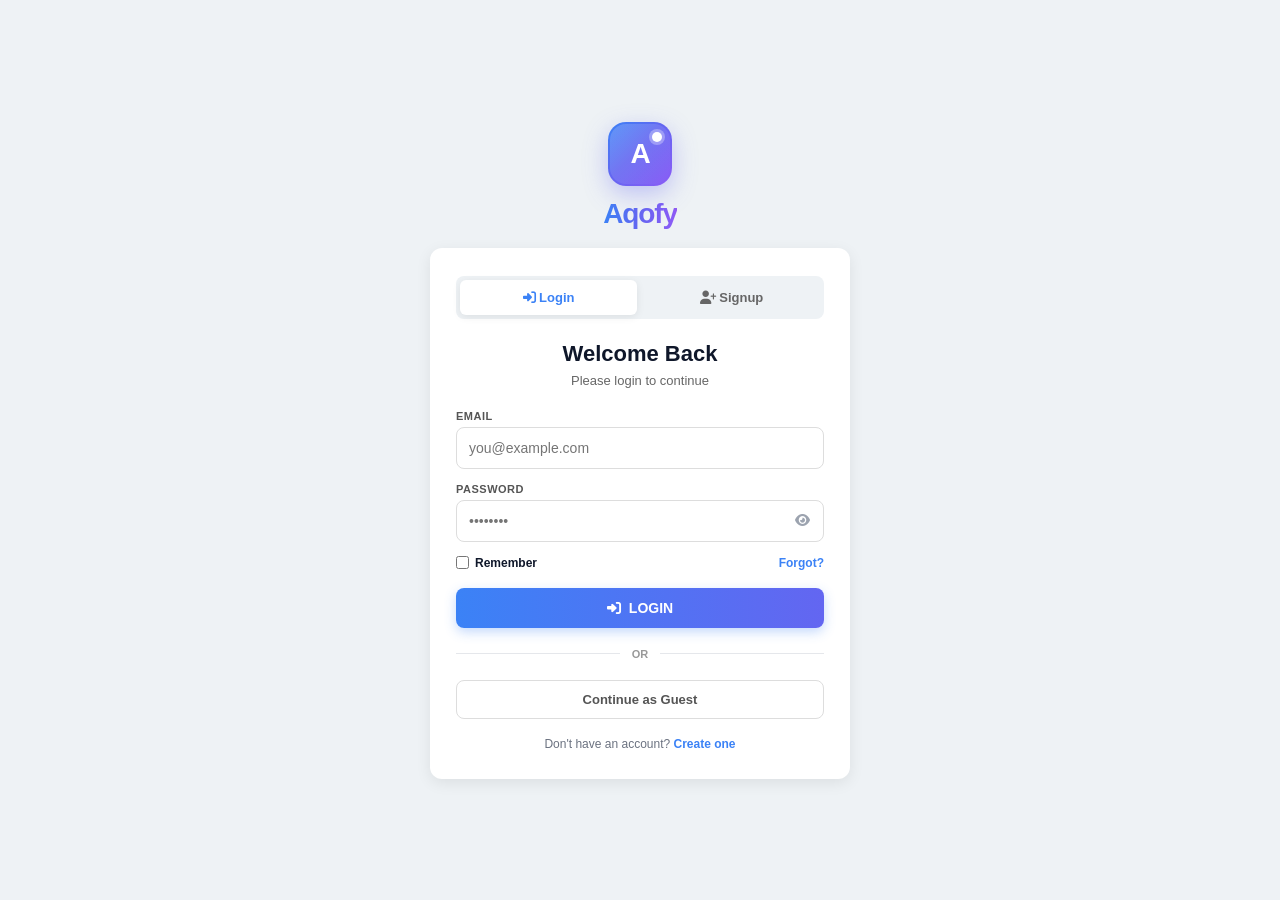
<file: index.html>
<!DOCTYPE html>
<html lang="en">
<head>
<meta charset="UTF-8">
<meta name="viewport" content="width=device-width, initial-scale=1.0, maximum-scale=1.0, user-scalable=no, viewport-fit=cover">
<title>Aqofy - Unified App</title>
<link rel="stylesheet" href="https://cdnjs.cloudflare.com/ajax/libs/font-awesome/6.4.0/css/all.min.css">
<link rel="stylesheet" href="style.css">
</head>
<body>

<!-- ===== AUTH PAGE ===== -->
<section id="page-auth" class="page active">
  <div class="auth-wrapper">
    <div class="brand-top">
      <div class="logo-wrap">
        <div class="aqofy-logo"><span class="logo-letter">A</span><span class="logo-dot"></span></div>
        <div class="flowing-logo">Aqofy</div>
      </div>
    </div>
    <div class="auth-card">
      <div class="tabs">
        <button id="loginTabBtn" class="tab-btn active" onclick="switchMode('login')"><i class="fa-solid fa-right-to-bracket"></i> Login</button>
        <button id="signupTabBtn" class="tab-btn" onclick="switchMode('signup')"><i class="fa-solid fa-user-plus"></i> Signup</button>
      </div>
      <h2 id="title" class="auth-title">Welcome Back</h2>
      <p id="subtitle" class="auth-sub">Please login to continue</p>
      <form id="authForm" onsubmit="handleAuth(event)">
        <div id="nameGroup" class="input-group hidden">
          <label>FULL NAME</label>
          <input id="fullName" type="text" placeholder="John Doe">
        </div>
        <div class="input-group">
          <label>EMAIL</label>
          <input id="email" type="email" placeholder="you@example.com" required>
        </div>
        <div class="input-group">
          <label>PASSWORD</label>
          <div class="pass-wrap">
            <input id="password" type="password" placeholder="••••••••" required>
            <button type="button" class="eye-btn" onclick="toggleEye('password','eye1')" id="eye1" aria-label="Show password"><i class="fa-solid fa-eye"></i></button>
          </div>
        </div>
        <div id="confirmGroup" class="input-group hidden">
          <label>CONFIRM PASSWORD</label>
          <div class="pass-wrap">
            <input id="confirmPassword" type="password" placeholder="••••••••">
            <button type="button" class="eye-btn" onclick="toggleEye('confirmPassword','eye2')" id="eye2" aria-label="Show password"><i class="fa-solid fa-eye"></i></button>
          </div>
        </div>
        <div id="loginOptions" class="row">
          <label class="checkbox"><input type="checkbox"> Remember</label>
          <span class="link" onclick="openForgot()">Forgot?</span>
        </div>
        <button id="submitBtn" class="auth-btn" type="submit"><i class="fa-solid fa-right-to-bracket"></i> LOGIN</button>
        <div class="divider"><span></span> OR <span></span></div>
        <button type="button" class="guest-btn" onclick="guestLogin()">Continue as Guest</button>
        <div id="errorBox" class="error-msg"></div>
        <div id="successBox" class="success-msg"></div>
      </form>
      <div id="switchText" class="footer-text">Don't have an account? <a onclick="switchMode('signup')">Create one</a></div>
    </div>
  </div>
  <!-- Forgot Modal -->
  <div id="forgotModal" class="modal-overlay">
    <div class="modal-card">
      <div class="modal-header"><h3>Reset Password</h3><button class="modal-close" onclick="closeForgot()"><i class="fa-solid fa-xmark"></i></button></div>
      <div id="fpStep1">
        <span class="modal-step">Step 1 of 3</span>
        <div class="input-group"><label>ENTER YOUR EMAIL</label><input id="fpEmail" type="email" placeholder="you@gmail.com"></div>
        <div id="fpError1" class="error-msg"></div>
        <button class="auth-btn" onclick="sendResetCode()">Send Code</button>
      </div>
      <div id="fpStep2" class="hidden">
        <span class="modal-step">Step 2 of 3</span>
        <div class="code-info">Demo Code: <strong id="demoCode">------</strong> sent to <span id="fpEmailShow"></span></div>
        <div class="input-group"><label>6-DIGIT CODE</label><input id="fpCode" maxlength="6" placeholder="123456"></div>
        <div id="fpError2" class="error-msg"></div><div id="fpSuccess2" class="success-msg"></div>
        <button class="auth-btn" onclick="verifyResetCode()">Verify</button>
        <div class="footer-text"><a onclick="sendResetCode(true)">Resend Code</a></div>
      </div>
      <div id="fpStep3" class="hidden">
        <span class="modal-step">Step 3 of 3</span>
        <div class="input-group"><label>NEW PASSWORD</label><input id="fpNewPass" type="password"></div>
        <div class="input-group"><label>CONFIRM NEW</label><input id="fpConfirmPass" type="password"></div>
        <div id="fpError3" class="error-msg"></div>
        <button class="auth-btn" onclick="resetPassword()">Reset Password</button>
      </div>
    </div>
  </div>
</section>

<!-- ===== FEATURE SELECT ===== -->
<section id="page-feature" class="page">
  <div class="feature-wrapper">
    <div class="feature-card-main">
      <h1 class="welcome-neon">Welcome to Aqofy</h1>
      <div class="feature-head"><h2>Select your feature you want to join</h2><p>Choose one to continue — you can switch later</p></div>
      <div id="featureGrid" class="feature-grid"></div>
      <button id="featureContinue" class="auth-btn" onclick="confirmFeature()" disabled><span>Continue</span> →</button>
      <div id="featureSuccess" class="success-box hidden"></div>
      <p class="guest-note">Guest users <span style="color:#ef4444;font-weight:800">can't earn</span> — Continue, verify and unlock earnings.</p>
    </div>
    <p id="dynamicYearFooter" class="footer-year">© 2025–2026 Aqofy. All rights reserved.</p>
  </div>
</section>

<!-- ===== MAIN APP ===== -->
<section id="page-dashboard" class="page">
  <div id="appShell">
    <!-- Top Header -->
    <header class="app-top-header">
      <div class="left-icon" onclick="toggleSidebar(true)"><i class="fa-solid fa-bars"></i></div>
      <div class="top-search-wrap"><i class="fa-solid fa-magnifying-glass"></i><input id="globalSearch" type="text" placeholder="Search" oninput="handleGlobalSearch(this.value)"></div>
      <div class="right-icon" onclick="switchAppView('mobile')"><i class="fa-solid fa-table-cells-large"></i></div>
    </header>

    <!-- Sidebar -->
    <div id="sidebarOverlay" class="sidebar-overlay" onclick="toggleSidebar(false)"></div>
    <aside id="sidebar" class="sidebar">
      <div class="sidebar-header"><h3>Aqofy Menu</h3><div class="close-btn" onclick="toggleSidebar(false)"><i class="fa-solid fa-xmark"></i></div></div>
      <div class="sidebar-profile"><div class="sidebar-profile-avatar" id="sideAvatar">A</div><div><div class="sidebar-profile-name" id="sideName">User</div><div class="sidebar-profile-sub" id="sideEmail">Welcome</div></div></div>
      <div class="sidebar-menu">
        <div class="sidebar-menu-item" onclick="switchAppView('messages')"><i class="fa-solid fa-inbox"></i> Inbox</div>
        <div class="sidebar-menu-item" onclick="switchAppView('rooms')"><i class="fa-solid fa-fire"></i> Trending Groups</div>
        <div class="sidebar-menu-item" onclick="switchAppView('connections')"><i class="fa-solid fa-users"></i> Connections</div>
        <div class="sidebar-menu-item" onclick="switchAppView('random')"><i class="fa-solid fa-shuffle"></i> Random Chat</div>
        <div class="sidebar-menu-item" onclick="switchAppView('mobile')"><i class="fa-solid fa-mobile-screen-button"></i> Dashboard</div>
        <div class="sidebar-divider"></div>
        <div class="sidebar-menu-item" onclick="switchAppView('profile')"><i class="fa-solid fa-user"></i> Profile</div>
        <div class="sidebar-menu-item" onclick="switchAppView('settings')"><i class="fa-solid fa-gear"></i> Settings</div>
        <div class="sidebar-menu-item" onclick="switchAppView('support')"><i class="fa-solid fa-headset"></i> Support & Help</div>
        <div class="sidebar-divider"></div>
        <div class="sidebar-menu-item danger" onclick="logout()"><i class="fa-solid fa-right-from-bracket"></i> Logout</div>
      </div>
      <div class="sidebar-footer"><button class="sidebar-cancel-btn" onclick="toggleSidebar(false)"><i class="fa-solid fa-xmark"></i> Close Menu</button></div>
    </aside>

    <!-- Content Views -->
    <main id="dashboardContent">
      <!-- Inbox View -->
      <div id="view-messages" class="view-page active">
        <div class="inbox-sections">
          <div class="inbox-label">Pending</div><div id="pendingList"></div>
          <div class="inbox-label">Your Conversations</div><div id="yourList"><div id="yourEmpty" class="empty-state small"><i class="fa-solid fa-inbox"></i><h4>No conversations yet</h4></div></div>
        </div>
        <div id="y99ChatView" class="chat-overlay">
          <div class="y99-chat-header"><div class="y99-chat-back" onclick="closeY99Chat()"><i class="fa-solid fa-arrow-left"></i></div><div id="y99ChatAvatar" class="y99-chat-avatar" style="background:linear-gradient(135deg,#3b82f6,#7c5cf0)"><i class="fa-solid fa-bell"></i></div><div class="y99-chat-info"><div id="y99ChatName" class="y99-chat-name"></div><div id="y99ChatSub" class="y99-chat-sub"></div></div></div>
          <div id="y99ChatMessages" class="y99-chat-messages"></div>
        </div>
      </div>

      <!-- Rooms / Trending -->
      <div id="view-rooms" class="view-page">
        <div class="trending-header"><h1>Trending Groups</h1><p>Join top trending groups and start chatting.</p></div>
        <div id="groupList" class="group-list"></div>
      </div>

      <!-- Connections -->
      <div id="view-connections" class="view-page">
        <div class="filter-controller"><div class="segmented-pills">
          <button class="pill-tab active" id="tab-all" onclick="switchCategory('all')"><i class="fa-solid fa-layer-group"></i> All</button>
          <button class="pill-tab" id="tab-friends" onclick="switchCategory('friends')"><i class="fa-solid fa-user-group"></i> Friends</button>
          <button class="pill-tab" id="tab-requests" onclick="switchCategory('requests')"><i class="fa-solid fa-user-clock"></i> Requests</button>
          <button class="pill-tab" id="tab-blocked" onclick="switchCategory('blocked')"><i class="fa-solid fa-user-slash"></i> Blocked</button>
          <button class="pill-tab" id="tab-discover" onclick="switchCategory('discover')"><i class="fa-solid fa-user-plus"></i> Adds</button>
        </div></div>
        <div class="online-filter-bar" id="onlineBar"><span class="online-filter-lbl"><i class="fa-solid fa-circle" style="color:#22c55e;font-size:8px"></i> Show Active Online Only</span><label class="toggle-switch"><input type="checkbox" id="onlineToggle" onchange="toggleOnlineOnly(this.checked)"><span class="slider"></span></label></div>
        <div id="directoryList" class="content-area"></div>
      </div>

      <!-- Random Chat -->
      <div id="view-random" class="view-page">
        <div class="rc-content">
          <div><div class="rc-title">Random Chat</div><div class="rc-desc">Connect with random people based on interests. Safe, anonymous, and fun.</div></div>
          <div class="rc-safe"><i class="fa-solid fa-shield-halved"></i><div class="rc-safe-text">Your safety is our priority. Be respectful. Report any inappropriate behavior.</div></div>
          <div class="rc-card">
            <div class="rc-card-header"><div class="rc-card-title"><i class="fa-solid fa-sliders"></i> Preferences</div></div>
            <div class="rc-toggle-row"><div><div class="rc-toggle-label">Enable Interests</div><div class="rc-toggle-sub">Match with people who share your interests</div></div><label class="switch"><input type="checkbox" id="rcInterestToggle" checked onchange="toggleInterestSection()"><span class="slider"></span></label></div>
            <div id="rcInterestSection" class="rc-interests-box"><div id="rcChips" class="rc-interest-chips"></div><div class="rc-interest-input-row"><input id="rcInterestInput" class="rc-interest-input" placeholder="Add interest e.g. gaming" onkeydown="if(event.key==='Enter')addInterest()"><button class="rc-add-btn" onclick="addInterest()">Add</button></div></div>
            <div class="rc-filter-row"><button id="rcFilterAll" class="rc-filter-btn selected" onclick="setChatFilter('all')"><i class="fa-solid fa-users"></i> All</button><button id="rcFilterVerified" class="rc-filter-btn" onclick="setChatFilter('verified')"><i class="fa-solid fa-badge-check"></i> Verified Only</button></div>
          </div>
          <div class="rc-start-box"><div class="rc-start-left"><div class="rc-start-icon"><i class="fa-solid fa-shuffle"></i></div><div><div class="rc-start-text">Ready to chat?</div><div class="rc-start-sub">Find someone new</div></div></div><div class="rc-online" id="rcOnlineBox"><div class="rc-dot"></div><div><div class="rc-online-label">Online</div><div id="rcOnlineCount" class="rc-online-count">0</div></div></div></div>
          <button id="rcStartBtn" class="rc-start-btn" onclick="startRandomChat()"><i class="fa-solid fa-shuffle"></i> Find Someone New</button>
          <button class="adds-btn secondary" onclick="saveRandomPrefs()">Save Preferences</button>
        </div>
        <div id="rcLoadingOverlay" class="rc-loading-overlay"><div class="rc-loading-tab"><div class="rc-loading-spinner"></div><div id="rcLoadingText" class="rc-loading-title">Finding someone...</div><div class="rc-loading-sub">Matching based on your interests</div><button class="adds-btn secondary" style="margin-top:10px" onclick="cancelRandomSearch()">Cancel</button></div></div>
      </div>

      <!-- Support -->
      <div id="view-support" class="view-page no-pad">
        <div id="supportChatView">
          <div class="support-header"><div class="support-back" onclick="switchAppView('messages')"><i class="fa-solid fa-arrow-left"></i></div><div id="supportAvatar" class="support-avatar"><i class="fa-solid fa-robot"></i></div><div class="support-header-info"><div class="support-header-title">Support</div><div class="support-header-sub"><span id="onlineDot" class="support-online-dot"></span><span id="headerStatusText">Support Online</span></div></div></div>
          <div id="supportMessages" class="support-messages"></div>
          <div id="supportEmpty" class="support-empty"><div class="support-empty-icon"><i class="fa-solid fa-headset"></i></div><div>How can we help?</div><small id="emptyDesc">Our Support Team Will Respond Within 24 Hours.</small></div>
          <div id="supportTypingArea"></div>
          <div id="supportInputOverlay" class="gc-input-bar-overlay" onclick="closeSupportPopups()"></div>
          <div class="gc-input-bar"><button class="gc-plus-btn" onclick="toggleSupportPlusPopup(event)"><i class="fa-solid fa-plus"></i></button><div class="gc-plus-popup" id="supportPlusPopup"><div class="plus-option" onclick="handleSupportPlusAction('image')"><i class="fa-solid fa-image"></i> Send Image</div></div><div class="gc-input-wrap"><input id="supportInput" type="text" placeholder="Type a message..." onkeydown="if(event.key==='Enter')sendSupportMessage()"></div><button class="gc-send-btn" onclick="sendSupportMessage()"><i class="fa-solid fa-paper-plane"></i></button></div>
        </div>
      </div>

      <!-- Settings -->
      <div id="view-settings" class="view-page">
        <div class="set-card"><div class="set-card-title"><i class="fa-solid fa-comments"></i> Privacy - Who can PM you?</div><div class="set-radio-group"><div class="set-radio selected" id="pmEveryone" onclick="setPmMode('everyone')"><i class="fa-solid fa-earth-asia"></i> Everyone</div><div class="set-radio" id="pmFriends" onclick="setPmMode('friends')"><i class="fa-solid fa-user-group"></i> Only Friends</div></div></div>
        <div class="set-card"><div class="set-card-title"><i class="fa-solid fa-eye"></i> Visibility Status</div>
          <div class="set-row"><div class="set-row-left"><i id="visibleIcon" class="fa-solid fa-eye" style="color:#22c55e;"></i><div class="set-row-info"><div class="set-row-label">Visible Mode</div><div class="set-row-sub">Show as online to everyone</div></div></div><label class="switch"><input type="checkbox" id="toggleVisible" checked onchange="handleVisibility('visible', this)"><span class="slider"></span></label></div>
          <div class="set-row"><div class="set-row-left"><i id="invisibleIcon" class="fa-solid fa-eye-slash" style="color:#94a3b8;"></i><div class="set-row-info"><div class="set-row-label">Invisible Mode</div><div class="set-row-sub">Show as offline in PM (4 months ago)</div></div></div><label class="switch"><input type="checkbox" id="toggleInvisible" onchange="handleVisibility('invisible', this)"><span class="slider"></span></label></div>
        </div>
        <div class="set-card"><div class="set-card-title"><i class="fa-solid fa-check-double"></i> Read Receipts</div><div class="set-row"><div class="set-row-left"><i class="fa-solid fa-check-double" style="color:#3b82f6;"></i><div class="set-row-info"><div class="set-row-label">Double Tick in PM</div><div class="set-row-sub">Others know you read</div></div></div><label class="switch"><input type="checkbox" id="toggleReadReceipt" checked onchange="toggleSetting(this,'readReceipt')"><span class="slider"></span></label></div></div>
        <div class="set-card"><div class="set-card-title"><i class="fa-solid fa-volume-high"></i> Sounds</div>
          <div class="set-row"><div class="set-row-left"><i id="allSoundsIcon" class="fa-solid fa-volume-high" style="color:#3b82f6;"></i><div class="set-row-info"><div class="set-row-label">All Sounds</div><div class="set-row-sub">Master sound control</div></div></div><label class="switch"><input type="checkbox" id="toggleAllSounds" checked onchange="toggleSetting(this,'allSounds')"><span class="slider"></span></label></div>
          <div class="set-row" id="msgSoundRow"><div class="set-row-left"><i class="fa-solid fa-music" style="color:#22c55e;"></i><div class="set-row-info"><div class="set-row-label">Message Sounds</div><div class="set-row-sub">Incoming / sending</div></div></div><label class="switch"><input type="checkbox" id="toggleMsgSound" checked onchange="toggleSetting(this,'msgSound')"><span class="slider"></span></label></div>
        </div>
      </div>

      <!-- Profile -->
      <div id="view-profile" class="view-page">
        <div class="profile-hero">
          <div class="profile-pic-wrap"><div id="profilePicAvatar" class="profile-avatar"></div><button class="pic-edit" onclick="triggerProfilePicChange()"><i class="fa-solid fa-camera"></i></button></div>
          <input type="file" id="profilePicInput" accept="image/*" hidden onchange="handleProfilePicSelect(event)">
          <h3 id="profileDisplayName">User</h3><p id="profileDisplayEmail">email</p>
          <div class="profile-actions"><button class="adds-btn secondary" onclick="deleteProfilePic()"><i class="fa-solid fa-trash"></i> Remove Pic</button></div>
        </div>
        <div class="profile-form">
          <div class="input-group"><label>Name</label><input id="pfName" placeholder="Your name"></div>
          <div class="input-group"><label>Bio</label><input id="pfBio" placeholder="Tell about yourself"></div>
          <div class="input-group"><label>Location</label><input id="pfLocation" placeholder="City, Country"></div>
          <div class="input-group"><label>Gender</label><select id="pfGender" class="cr-input"><option value="">Select</option><option>Male</option><option>Female</option><option>Other</option></select></div>
          <div class="input-group"><label>Age</label><input id="pfAge" type="number" placeholder="18"></div>
          <div class="input-group"><label>Language</label><input id="pfLanguage" placeholder="English, Urdu"></div>
          <button id="profileSaveBtn" class="auth-btn" onclick="saveProfileData()"><i class="fa-solid fa-floppy-disk"></i> Save Profile</button>
          <div class="set-card" style="margin-top:12px"><div class="set-row"><div class="set-row-left"><div class="set-row-info"><div class="set-row-label" style="color:#ef4444">Deactivate Account</div><div class="set-row-sub">Temporarily disable</div></div></div><button class="adds-btn secondary" onclick="deactivateAccount()">Deactivate</button></div><div class="set-row"><div class="set-row-left"><div class="set-row-info"><div class="set-row-label" style="color:#ef4444">Delete Account</div><div class="set-row-sub">Permanent after 20 days</div></div></div><button class="adds-btn" style="background:#ef4444" onclick="deleteAccount()">Delete</button></div></div>
        </div>
      </div>

      <!-- Mobile Dashboard -->
      <div id="view-mobile" class="view-page dark">
        <div class="mobile-dashboard-body"><div class="app-grid" id="appGrid">
          <div class="app-item" data-name="rooms" onclick="switchAppView('rooms')"><div class="app-icon" style="background:linear-gradient(135deg,#3b82f6,#7c5cf0)"><i class="fa-solid fa-house"></i></div><div class="app-label">Rooms</div></div>
          <div class="app-item" data-name="messages" onclick="switchAppView('messages')"><div class="app-icon" style="background:linear-gradient(135deg,#10b981,#06b6d4)"><i class="fa-solid fa-message"></i></div><div class="app-label">Messages</div></div>
          <div class="app-item" data-name="people" onclick="switchAppView('connections')"><div class="app-icon" style="background:linear-gradient(135deg,#f59e0b,#ef4444)"><i class="fa-solid fa-users"></i></div><div class="app-label">People</div></div>
          <div class="app-item" data-name="random" onclick="switchAppView('random')"><div class="app-icon" style="background:linear-gradient(135deg,#f97316,#eab308)"><i class="fa-solid fa-shuffle"></i></div><div class="app-label">Random</div></div>
          <div class="app-item" data-name="profile" onclick="switchAppView('profile')"><div class="app-icon" style="background:linear-gradient(135deg,#6366f1,#3b82f6)"><i class="fa-solid fa-user"></i></div><div class="app-label">Profile</div></div>
          <div class="app-item" data-name="settings" onclick="switchAppView('settings')"><div class="app-icon" style="background:linear-gradient(135deg,#64748b,#334155)"><i class="fa-solid fa-gear"></i></div><div class="app-label">Settings</div></div>
          <div class="app-item" data-name="support" onclick="switchAppView('support')"><div class="app-icon" style="background:linear-gradient(135deg,#06b6d4,#10b981)"><i class="fa-solid fa-headset"></i></div><div class="app-label">Support</div></div>
          <div class="app-item" data-name="groups" onclick="switchAppView('rooms')"><div class="app-icon" style="background:linear-gradient(135deg,#8b5cf6,#ec4899)"><i class="fa-solid fa-compass"></i></div><div class="app-label">Explore</div></div>
        </div></div>
      </div>
    </main>

    <!-- Bottom Nav -->
    <nav class="bottom-nav">
      <div class="nav-item active" data-view="messages" onclick="switchAppView('messages')"><i class="fa-solid fa-message"></i><span>Messages</span></div>
      <div class="nav-item" data-view="rooms" onclick="switchAppView('rooms')"><i class="fa-solid fa-house"></i><span>Rooms</span></div>
      <div class="nav-item" data-view="connections" onclick="switchAppView('connections')"><i class="fa-solid fa-users"></i><span>People</span></div>
      <div class="nav-item" data-view="profile" onclick="switchAppView('profile')"><i class="fa-solid fa-user"></i><span>Profile</span></div>
    </nav>
  </div>

  <!-- Deactivate / Delete Overlays -->
  <div id="deactivateOverlay" class="rc-loading-overlay"><div class="rc-loading-tab"><h3>Deactivate Account?</h3><p id="deactTimerText" style="font-size:12px;color:#64748b;margin:8px 0">Please wait 15s</p><div style="display:flex;gap:8px;width:100%"><button class="adds-btn secondary" style="flex:1" onclick="closeDeactivatePopup()">Cancel</button><button id="deactConfirmBtn" class="adds-btn" style="flex:1" onclick="confirmDeactivateAction()">Confirm</button></div></div></div>
  <div id="deleteOverlay" class="rc-loading-overlay"><div class="rc-loading-tab"><h3 style="color:#ef4444">Delete Account?</h3><p id="delTimerText" style="font-size:12px;color:#64748b;margin:8px 0">Please wait 15s</p><p style="font-size:11px;color:#ef4444">This is permanent after 20 days</p><div style="display:flex;gap:8px;width:100%;margin-top:10px"><button class="adds-btn secondary" style="flex:1" onclick="closeDeletePopup()">Cancel</button><button id="delConfirmBtn" class="adds-btn" style="flex:1;background:#ef4444" onclick="confirmDeleteAction()">Delete</button></div></div></div>

  <!-- Category Modal for Support -->
  <div id="supportCategoryModal"><div class="cat-modal"><h3>How can we help?</h3><p>Select category to continue</p><div class="cat-grid"><div class="cat-option" data-value="Account Issue" onclick="selectCategory(this)"><i class="fa-solid fa-user-gear"></i> Account</div><div class="cat-option" data-value="Payment Issue" onclick="selectCategory(this)"><i class="fa-solid fa-credit-card"></i> Payment</div><div class="cat-option" data-value="Bug Report" onclick="selectCategory(this)"><i class="fa-solid fa-bug"></i> Bug</div><div class="cat-option" data-value="Other" onclick="selectCategory(this)"><i class="fa-solid fa-ellipsis"></i> Other</div></div><button id="catContinueBtn" class="auth-btn" onclick="continueToSupport()">Continue</button></div></div>
</section>

<script src="app.js"></script>
</body>
</html>
</file>
<file: style.css>
:root{--primary:#3b82f6;--primary2:#6366f1;--bg:#eef2f5;--card:#fff;--text:#0f172a;--muted:#64748b;--border:#e5e7eb;--success:#22c55e;--danger:#ef4444;--radius:14px}
*{margin:0;padding:0;box-sizing:border-box;font-family:-apple-system,BlinkMacSystemFont,'Segoe UI',Roboto,Helvetica,Arial,sans-serif}
body{background:var(--bg);min-height:100vh;min-height:100dvh;overflow:hidden;color:var(--text)}
.page{display:none;min-height:100vh;min-height:100dvh;justify-content:center;align-items:center;padding:20px}
.page.active{display:flex}
.hidden{display:none !important}
.auth-wrapper,.feature-wrapper{width:100%;max-width:420px;display:flex;flex-direction:column;align-items:center}
.auth-card,.feature-card-main{background:#fff;width:100%;padding:28px 26px;border-radius:12px;box-shadow:0 4px 15px rgba(0,0,0,0.08);animation:loginPop .4s ease}
@keyframes loginPop{0%{opacity:0;transform:translateY(10px) scale(.97)}100%{opacity:1;transform:translateY(0) scale(1)}}
.logo-wrap{display:flex;flex-direction:column;align-items:center;gap:12px;margin-bottom:18px}
.aqofy-logo{width:64px;height:64px;position:relative;display:grid;place-items:center;border-radius:18px;background:linear-gradient(135deg,#3b82f6 0%,#6366f1 45%,#8b5cf6 100%);box-shadow:0 8px 24px rgba(99,102,241,.35);animation:logoFloat 3s ease-in-out infinite}
.aqofy-logo::before{content:'';position:absolute;inset:2px;border-radius:16px;background:linear-gradient(135deg,rgba(255,255,255,.18),transparent);pointer-events:none}
.logo-letter{font-size:28px;font-weight:900;color:#fff;letter-spacing:-1.5px;z-index:1}
.logo-dot{position:absolute;top:10px;right:10px;width:10px;height:10px;background:#fff;border-radius:50%;box-shadow:0 0 0 3px rgba(255,255,255,.3);z-index:2}
@keyframes logoFloat{0%,100%{transform:translateY(0)}50%{transform:translateY(-3px)}}
.flowing-logo,.welcome-neon{font-size:28px;font-weight:900;letter-spacing:-0.04em;background:linear-gradient(90deg,#3b82f6 0%,#6366f1 12%,#8b5cf6 24%,#ec4899 36%,#f59e0b 48%,#10b981 60%,#06b6d4 72%,#3b82f6 84%,#6366f1 100%);background-size:400% 100%;-webkit-background-clip:text;background-clip:text;-webkit-text-fill-color:transparent;animation:aqofyFlow 60s linear infinite;display:inline-block;text-align:center}
@keyframes aqofyFlow{0%{background-position:0% 50%}100%{background-position:400% 50%}}
.tabs{display:flex;gap:6px;background:#eef2f5;padding:4px;border-radius:8px;margin-bottom:22px}
.tab-btn{flex:1;padding:10px;border:none;border-radius:6px;background:transparent;font-weight:700;font-size:13px;color:#666;cursor:pointer;transition:.2s}
.tab-btn.active{background:#fff;color:var(--primary);box-shadow:0 2px 8px rgba(0,0,0,.08)}
.auth-title{font-size:22px;font-weight:800;text-align:center;margin-bottom:6px}
.auth-sub{color:#666;font-size:13px;text-align:center;margin-bottom:22px}
.input-group{margin-bottom:14px;text-align:left}
.input-group label{display:block;font-size:11px;color:#555;margin-bottom:5px;font-weight:700;letter-spacing:.5px}
.input-group input,.cr-input{width:100%;padding:12px 12px;border:1.5px solid #ddd;border-radius:8px;outline:none;font-size:14px;transition:.2s;background:#fff}
.input-group input:focus,.cr-input:focus{border-color:var(--primary);box-shadow:0 0 0 3px rgba(59,130,246,.12)}
.pass-wrap{position:relative;display:flex;align-items:center}
.pass-wrap input{padding-right:44px;flex:1}
.eye-btn{position:absolute;right:4px;top:50%;transform:translateY(-50%);width:36px;height:36px;border:none;background:transparent;display:grid;place-items:center;cursor:pointer;color:#9ca3af;border-radius:6px}
.eye-btn:hover{background:#f3f4f6;color:#4b5563}
.row{display:flex;justify-content:space-between;align-items:center;margin:10px 0 18px}
.checkbox{display:flex;align-items:center;gap:6px;font-size:12px;font-weight:600;cursor:pointer}
.link{font-size:12px;color:var(--primary);font-weight:700;cursor:pointer}
.auth-btn{width:100%;padding:12px;background:linear-gradient(90deg,var(--primary),var(--primary2));color:#fff;border:none;border-radius:8px;font-weight:800;font-size:14px;cursor:pointer;box-shadow:0 4px 12px rgba(59,130,246,.3);transition:.2s;display:flex;align-items:center;justify-content:center;gap:8px}
.auth-btn:hover{transform:translateY(-1px)}
.auth-btn:disabled{opacity:.5;cursor:not-allowed;transform:none}
.auth-btn.secondary{background:#fff;color:#333;border:1.5px solid #ddd;box-shadow:none}
.divider{display:flex;align-items:center;gap:12px;margin:20px 0;color:#999;font-size:11px;font-weight:700}
.divider span{flex:1;height:1px;background:#e5e7eb}
.guest-btn{width:100%;padding:11px;background:#fff;border:1.5px solid #ddd;border-radius:8px;font-weight:700;font-size:13px;color:#555;cursor:pointer}
.error-msg,.success-msg,.success-box{display:none;margin-top:12px;padding:9px 10px;border-radius:8px;font-size:12px;font-weight:600}
.error-msg{display:none;color:#ef4444;background:#fef2f2;border:1px solid #fecaca}
.success-msg{display:none;color:#16a34a;background:#f0fdf4;border:1px solid #bbf7d0}
.success-box.active{display:flex}
.footer-text{text-align:center;margin-top:18px;font-size:12px;color:#6b7280}
.footer-text a{color:var(--primary);font-weight:700;cursor:pointer;text-decoration:none}
.modal-overlay{position:fixed;inset:0;background:rgba(15,23,42,.55);backdrop-filter:blur(6px);display:none;justify-content:center;align-items:center;padding:20px;z-index:5000}
.modal-overlay.open{display:flex}
.modal-card{background:#fff;width:100%;max-width:380px;padding:26px;border-radius:12px;box-shadow:0 12px 30px rgba(0,0,0,.18);animation:loginPop .35s ease}
.modal-header{display:flex;justify-content:space-between;align-items:center;margin-bottom:16px}
.modal-header h3{font-size:18px;font-weight:800}
.modal-close{width:32px;height:32px;border-radius:8px;border:1px solid #e5e7eb;background:#f9fafb;display:grid;place-items:center;cursor:pointer}
.modal-step{font-size:11px;font-weight:700;color:var(--primary);background:#eff6ff;border:1px solid #dbeafe;padding:4px 10px;border-radius:99px;display:inline-block;margin-bottom:14px}
.code-info{background:#f0f6ff;border:1px dashed #93c5fd;padding:10px;border-radius:8px;font-size:12px;color:#334155;margin:10px 0;text-align:center}
.feature-grid{display:grid;grid-template-columns:repeat(2,1fr);gap:12px;margin:18px 0}
.feature-card{transition:.22s cubic-bezier(.4,0,.2,1);text-align:left;border-radius:12px;padding:16px;border:1.5px solid #e5e7eb;background:#fff;cursor:pointer;position:relative}
.feature-card.selected{border-color:var(--primary);background:#f0f6ff;box-shadow:0 0 0 3px rgba(59,130,246,.12),0 4px 12px rgba(59,130,246,.12)}
.feature-card:active{transform:scale(.98)}
.check-badge{position:absolute;right:10px;top:10px;width:20px;height:20px;border-radius:50%;background:var(--primary);color:#fff;display:flex;align-items:center;justify-content:center;animation:popIn .28s cubic-bezier(.34,1.56,.64,1)}
@keyframes popIn{from{transform:scale(0);opacity:0}to{transform:scale(1);opacity:1}}
.feature-icon{width:40px;height:40px;border-radius:50%;display:flex;align-items:center;justify-content:center;color:#fff;margin-bottom:10px;font-size:18px}
.guest-note{text-align:center;font-size:12px;color:#6b7280;font-weight:500;margin-top:14px;line-height:1.4}
.footer-year{font-size:11px;color:#9ca3af;font-weight:500;margin-top:16px;text-align:center}

/* Dashboard Shell */
#appShell{width:100%;max-width:500px;height:100vh;height:100dvh;background:#fff;display:flex;flex-direction:column;position:relative;box-shadow:0 0 15px rgba(0,0,0,.08);overflow:hidden}
.app-top-header{height:56px;background:#fff;display:flex;align-items:center;justify-content:space-between;padding:0 10px;border-bottom:1px solid #e5e7eb;flex-shrink:0;gap:10px}
.left-icon,.right-icon{width:38px;height:38px;border-radius:10px;display:flex;align-items:center;justify-content:center;cursor:pointer;font-size:20px;flex-shrink:0}
.left-icon:active,.right-icon:active{background:#f1f5f9}
.top-search-wrap{flex:1;display:flex;align-items:center;gap:8px;background:#f1f5f9;border:1px solid #e5e7eb;border-radius:22px;padding:8px 14px;height:38px}
.top-search-wrap input{flex:1;background:transparent;border:none;outline:none;font-size:13.5px}
.sidebar-overlay{position:absolute;top:0;left:0;width:100%;height:100%;background:rgba(0,0,0,.45);z-index:99;opacity:0;visibility:hidden;transition:.3s}
.sidebar-overlay.active{opacity:1;visibility:visible}
.sidebar{position:absolute;top:0;left:-300px;width:285px;height:100%;background:#fff;z-index:100;box-shadow:4px 0 20px rgba(0,0,0,.15);transition:left .3s cubic-bezier(.4,0,.2,1);display:flex;flex-direction:column;overflow:hidden}
.sidebar.active{left:0}
.sidebar-header{padding:16px 15px;background:var(--primary);color:#fff;display:flex;justify-content:space-between;align-items:center}
.sidebar-profile{display:flex;align-items:center;gap:12px;padding:16px 18px;background:#f8fafc;border-bottom:1px solid #eef2f7}
.sidebar-profile-avatar{width:44px;height:44px;border-radius:50%;background:linear-gradient(135deg,#3b82f6,#7c5cf0);color:#fff;display:flex;align-items:center;justify-content:center;font-weight:800;font-size:18px}
.sidebar-profile-name{font-weight:700;font-size:14px}
.sidebar-profile-sub{font-size:11.5px;color:#64748b}
.sidebar-menu{flex:1;overflow-y:auto;padding:8px 0}
.sidebar-menu-item{display:flex;align-items:center;gap:14px;padding:12px 18px;cursor:pointer;color:#334155;font-size:14px;font-weight:500}
.sidebar-menu-item i{width:20px;text-align:center;color:#64748b}
.sidebar-menu-item:active{background:#f1f5f9}
.sidebar-menu-item.danger{color:var(--danger)}
.sidebar-menu-item.danger i{color:var(--danger)}
.sidebar-divider{height:1px;background:#f1f5f9;margin:6px 18px}
.sidebar-footer{padding:10px 15px;border-top:1px solid #f1f5f9}
.sidebar-cancel-btn{width:100%;padding:10px;background:#f1f5f9;border:none;border-radius:8px;font-weight:700;font-size:13px;cursor:pointer;color:#475569;display:flex;align-items:center;justify-content:center;gap:8px}

/* Views */
#dashboardContent{flex:1;overflow:hidden;display:flex;flex-direction:column;background:#f8fafc}
.view-page{display:none;flex-direction:column;flex:1;overflow-y:auto;padding:14px;background:#f8fafc;gap:12px}
.view-page.active{display:flex}
.view-page.no-pad{padding:0}
.view-page.dark{background:#0f172a;color:#fff}
.bottom-nav{display:flex;justify-content:space-around;background:#fff;border-top:1px solid #e2e8f0;padding:8px 0 5px 0;position:sticky;bottom:0;z-index:10;flex-shrink:0}
.nav-item{display:flex;flex-direction:column;align-items:center;cursor:pointer;color:#94a3b8;flex:1;transition:.2s}
.nav-item.active{color:var(--primary)}
.nav-item i{font-size:18px;margin-bottom:3px}
.nav-item span{font-size:9px;font-weight:600;letter-spacing:.3px}

/* Inbox */
.inbox-sections{display:flex;flex-direction:column;gap:10px}
.inbox-label{font-size:10.5px;font-weight:800;letter-spacing:.7px;text-transform:uppercase;color:#94a3b8;margin-top:8px;padding-left:4px}
.y99-room{display:flex;align-items:center;gap:10px;background:#fff;padding:12px 14px;cursor:pointer;border-bottom:1px solid #f1f5f9;border-radius:12px;margin-bottom:6px;transition:.15s;box-shadow:0 1px 2px rgba(0,0,0,.03)}
.y99-room:active{background:#f8fafc}
.y99-room-icon{width:44px;height:44px;border-radius:12px;flex-shrink:0;display:flex;align-items:center;justify-content:center;font-weight:800;color:#fff}
.y99-room-main{flex:1;min-width:0;display:flex;flex-direction:column;gap:3px}
.y99-room-top{display:flex;justify-content:space-between;align-items:center}
.y99-room-name{font-size:13.5px;font-weight:700;color:#111;white-space:nowrap;overflow:hidden;text-overflow:ellipsis}
.y99-room-time{font-size:11px;color:var(--primary);flex-shrink:0}
.y99-room-last{font-size:11.5px;color:#888;white-space:nowrap;overflow:hidden;text-overflow:ellipsis}
.chat-overlay{display:none;position:absolute;top:0;left:0;width:100%;height:100%;background:#f2f2f2;z-index:50;flex-direction:column}
.chat-overlay.active{display:flex}
.y99-chat-header{background:#fff;display:flex;align-items:center;gap:10px;padding:10px 12px;border-bottom:1px solid #e5e7eb}
.y99-chat-back{width:32px;height:32px;display:flex;align-items:center;justify-content:center;cursor:pointer;border-radius:50%}
.y99-chat-avatar{width:38px;height:38px;border-radius:10px;color:#fff;display:flex;align-items:center;justify-content:center;font-weight:800;font-size:12px}
.y99-chat-info{flex:1;min-width:0}
.y99-chat-name{font-size:13.5px;font-weight:700}
.y99-chat-sub{font-size:11px;color:var(--success)}
.y99-chat-messages{flex:1;overflow-y:auto;padding:12px 10px;display:flex;flex-direction:column;gap:10px;background:#eef2f5;background-image:radial-gradient(#e0e0e0 1px,transparent 1px);background-size:20px 20px}
.y99-msg-row{display:flex;gap:8px;align-items:flex-end;animation:y99Pop .25s ease}
@keyframes y99Pop{0%{opacity:0;transform:translateY(8px)}100%{opacity:1;transform:translateY(0)}}
.y99-msg-avatar{width:28px;height:28px;border-radius:50%;background:#e2e8f0;display:flex;align-items:center;justify-content:center;font-size:12px;flex-shrink:0}
.y99-msg-avatar.bot{background:linear-gradient(135deg,#3b82f6,#6366f1);color:#fff}
.y99-msg-bubble{padding:10px 13px;border-radius:16px;font-size:13px;line-height:1.5;word-break:break-word;background:#fff;border:1px solid #e2e8f0}
.y99-msg-time{font-size:10px;color:#94a3b8;margin-top:2px;padding:0 4px}
.y99-typing{display:flex;gap:4px;background:#fff;padding:10px 14px;border-radius:16px;border:1px solid #e2e8f0}
.y99-typing span{width:6px;height:6px;background:#94a3b8;border-radius:50%;animation:typingDot 1.2s infinite}
.y99-typing span:nth-child(2){animation-delay:.2s}.y99-typing span:nth-child(3){animation-delay:.4s}
@keyframes typingDot{0%,100%{opacity:.2}50%{opacity:1}}

/* Trending */
.trending-header h1{font-size:20px;font-weight:900;color:#0f172a}
.trending-header p{font-size:13px;color:#64748b;margin-top:4px}
.group-list{display:flex;flex-direction:column;gap:10px}
.group-card{background:#fff;border:1px solid #e5e7eb;border-radius:14px;padding:12px;display:flex;align-items:center;gap:12px;box-shadow:0 1px 4px rgba(0,0,0,.03)}
.group-icon{width:52px;height:52px;border-radius:14px;display:flex;align-items:center;justify-content:center;font-size:24px;flex-shrink:0}
.group-info{flex:1;min-width:0}
.group-name{font-size:14.5px;font-weight:800;color:#0f172a;white-space:nowrap;overflow:hidden;text-overflow:ellipsis}
.group-meta{display:flex;align-items:center;gap:6px;margin-top:3px}
.group-meta span{font-size:11px;color:#64748b;font-weight:600}
.live-badge{font-size:10px;background:#dcfce7;color:#16a34a;padding:3px 7px;border-radius:20px;font-weight:800;display:flex;align-items:center;gap:4px}
.join-btn{background:var(--primary);color:#fff;border:none;padding:8px 16px;border-radius:24px;font-size:12px;font-weight:800;cursor:pointer}
.join-btn.joined{background:#f1f5f9;color:#64748b}

/* Connections */
.content-area{flex:1;overflow-y:auto;padding:10px 12px;display:flex;flex-direction:column;gap:8px}
.filter-controller{display:flex;padding:6px 12px;background:#fff;border-bottom:1px solid #e2e8f0}
.segmented-pills{display:flex;gap:4px;background:#f1f5f9;padding:3px;border-radius:12px;width:100%;overflow-x:auto;scrollbar-width:none}
.pill-tab{flex:1;white-space:nowrap;border:none;background:transparent;padding:7px 8px;border-radius:9px;font-size:11px;font-weight:700;color:#64748b;cursor:pointer;min-width:58px;display:flex;gap:4px;justify-content:center;align-items:center}
.pill-tab.active{background:#fff;color:var(--primary);box-shadow:0 2px 8px rgba(0,0,0,.06);font-weight:800}
.online-filter-bar{padding:6px 14px;background:#f8fafc;display:flex;justify-content:space-between;align-items:center;border-bottom:1px solid #e2e8f0}
.online-filter-lbl{font-size:11.5px;font-weight:600;color:#64748b;display:flex;gap:6px;align-items:center}
.toggle-switch{position:relative;width:36px;height:18px;display:inline-block}
.toggle-switch input{opacity:0;width:0;height:0}
.slider{position:absolute;top:0;left:0;right:0;bottom:0;background:#cbd5e1;border-radius:20px;transition:.3s}
.slider:before{content:"";position:absolute;height:12px;width:12px;left:3px;bottom:3px;background:#fff;border-radius:50%;transition:.3s}
input:checked+.slider{background:var(--primary)}
input:checked+.slider:before{transform:translateX(18px)}
.contact-card{background:#fff;border:1px solid #edf2f7;border-radius:16px;padding:12px;display:flex;align-items:center;gap:10px;box-shadow:0 2px 10px rgba(0,0,0,.02)}
.avatar-ring{width:44px;height:44px;border-radius:14px;background:linear-gradient(135deg,#3b82f6,#6366f1);display:flex;align-items:center;justify-content:center;color:#fff;font-weight:800;position:relative;flex-shrink:0}
.online-glow{position:absolute;bottom:-2px;right:-2px;width:10px;height:10px;background:#22c55e;border:2px solid #fff;border-radius:50%}
.user-details{flex:1;min-width:0}
.user-name{font-size:13.5px;font-weight:800;overflow:hidden;text-overflow:ellipsis;white-space:nowrap}
.user-subtitle{font-size:11px;color:#64748b;white-space:nowrap;overflow:hidden;text-overflow:ellipsis;margin-top:1px}
.actions-group{display:flex;gap:5px;flex-shrink:0}
.btn-action{padding:7px 12px;border-radius:10px;border:none;font-size:11.5px;font-weight:800;cursor:pointer;display:flex;gap:4px;align-items:center}
.btn-primary{background:linear-gradient(135deg,#3b82f6,#6366f1);color:#fff}
.btn-secondary{background:#f1f5f9;color:#334155;border:1px solid #e2e8f0}
.btn-icon-only{width:32px;height:32px;padding:0;justify-content:center}
.empty-state{padding:40px 16px;text-align:center;background:#fff;border-radius:16px;border:1.5px dashed #cbd5e1;display:flex;flex-direction:column;align-items:center;gap:10px;color:#94a3b8}
.empty-state.small{padding:20px}
.adds-box{background:#fff;border:1px solid #e2e8f0;border-radius:16px;padding:14px;display:flex;flex-direction:column;gap:10px}
.adds-label{font-size:12.5px;font-weight:700;line-height:1.4}
.adds-input-row{display:flex;gap:8px}
.adds-input{flex:1;border:1.5px solid #e2e8f0;border-radius:12px;padding:10px 12px;font-size:13px;font-weight:600;outline:none}
.adds-btn{padding:10px 18px;border-radius:12px;border:none;background:linear-gradient(135deg,#3b82f6,#6366f1);color:#fff;font-weight:800;font-size:12.5px;cursor:pointer}
.adds-btn.secondary{background:#f1f5f9;color:#334155;border:1px solid #e2e8f0}

/* Random Chat */
.rc-content{display:flex;flex-direction:column;gap:18px;padding-bottom:20px}
.rc-title{font-size:21px;font-weight:900}
.rc-desc{font-size:13px;color:#475569;line-height:1.6;margin-top:4px}
.rc-safe{background:#fffbeb;border:1px solid #fde68a;border-radius:12px;padding:10px 12px;display:flex;gap:9px;align-items:flex-start}
.rc-safe i{color:#f59e0b;margin-top:2px}
.rc-safe-text{font-size:12px;color:#92400e;line-height:1.5;font-weight:500}
.rc-card{background:#fff;border:1px solid #e5e7eb;border-radius:16px;padding:14px;display:flex;flex-direction:column;gap:12px;box-shadow:0 2px 10px rgba(0,0,0,.03)}
.rc-card-header{display:flex;align-items:center;justify-content:space-between}
.rc-card-title{font-size:13.5px;font-weight:800;display:flex;align-items:center;gap:8px}
.rc-card-title i{width:28px;height:28px;border-radius:8px;background:#eef2ff;color:#4f46e5;display:flex;align-items:center;justify-content:center;font-size:13px}
.rc-toggle-row{display:flex;align-items:center;justify-content:space-between;background:#f8fafc;border:1px solid #e5e7eb;border-radius:12px;padding:10px 12px}
.rc-toggle-label{font-size:13px;font-weight:700}
.rc-toggle-sub{font-size:11px;color:#64748b;margin-top:2px}
.rc-interests-box{background:#f8fafc;border:1.5px dashed #cbd5e1;border-radius:12px;padding:12px;display:flex;flex-direction:column;gap:10px}
.rc-interest-chips{display:flex;flex-wrap:wrap;gap:7px;min-height:28px}
.rc-chip{background:#eef2ff;border:1px solid #c7d2fe;color:#3730a3;padding:5px 10px;border-radius:999px;font-size:11.5px;font-weight:700;display:flex;align-items:center;gap:6px}
.rc-interest-input-row{display:flex;gap:8px}
.rc-interest-input{flex:1;padding:10px 12px;border:1.5px solid #e2e8f0;border-radius:10px;font-size:12.5px;outline:none;background:#fff}
.rc-add-btn{padding:10px 14px;background:var(--primary);color:#fff;border:none;border-radius:10px;font-size:12px;font-weight:700;cursor:pointer}
.rc-filter-row{display:flex;gap:8px}
.rc-filter-btn{flex:1;padding:11px;border-radius:12px;border:1.5px solid #e5e7eb;background:#fff;font-size:12px;font-weight:800;color:#475569;cursor:pointer;display:flex;align-items:center;justify-content:center;gap:6px;transition:.2s}
.rc-filter-btn.selected{border-color:var(--primary);background:#eff6ff;color:#2563eb}
.rc-start-box{background:#fff;border:1px solid #e5e7eb;border-radius:16px;padding:16px;display:flex;align-items:center;justify-content:space-between;box-shadow:0 4px 18px rgba(0,0,0,.04)}
.rc-start-left{display:flex;align-items:center;gap:12px}
.rc-start-icon{width:46px;height:46px;border-radius:12px;background:linear-gradient(135deg,#3b82f6,#7c5cf0);display:flex;align-items:center;justify-content:center;color:#fff;font-size:18px}
.rc-start-text{font-size:15px;font-weight:800}
.rc-start-sub{font-size:11px;color:#94a3b8;margin-top:2px;font-weight:600}
.rc-online{display:flex;align-items:center;gap:10px;background:#f0fdf4;border:1px solid #bbf7d0;padding:8px 12px;border-radius:999px}
.rc-dot{width:10px;height:10px;border-radius:50%;background:#22c55e;box-shadow:0 0 0 4px rgba(34,197,94,.18);animation:rcPulse 1.8s infinite}
@keyframes rcPulse{0%{box-shadow:0 0 0 0 rgba(34,197,94,.4)}70%{box-shadow:0 0 0 6px rgba(34,197,94,0)}100%{box-shadow:0 0 0 0 rgba(34,197,94,0)}}
.rc-online-label{font-size:10px;font-weight:800;letter-spacing:.6px;color:#16a34a;text-transform:uppercase}
.rc-online-count{font-size:13px;font-weight:900;color:#0f172a;text-align:right}
.rc-start-btn{width:100%;padding:14px;background:linear-gradient(135deg,#3b82f6,#7c5cf0);color:#fff;border:none;border-radius:14px;font-size:14px;font-weight:900;cursor:pointer;box-shadow:0 8px 20px rgba(59,130,246,.35);display:flex;align-items:center;justify-content:center;gap:8px}
.rc-loading-overlay{position:fixed;inset:0;background:rgba(15,23,42,.55);backdrop-filter:blur(4px);z-index:3200;display:none;align-items:center;justify-content:center;padding:16px}
.rc-loading-overlay.active{display:flex}
.rc-loading-tab{background:#fff;border-radius:20px;width:100%;max-width:300px;padding:22px 18px;box-shadow:0 20px 50px rgba(0,0,0,.25);display:flex;flex-direction:column;align-items:center;gap:14px;animation:rcTabPop .28s cubic-bezier(.34,1.56,.64,1);text-align:center;border:1px solid #e5e7eb}
@keyframes rcTabPop{from{transform:scale(.9);opacity:0}to{transform:scale(1);opacity:1}}
.rc-loading-spinner{width:44px;height:44px;border:4px solid #e5e7eb;border-top-color:var(--primary);border-radius:50%;animation:rcSpin .8s linear infinite}
@keyframes rcSpin{to{transform:rotate(360deg)}}
.rc-loading-title{font-size:14px;font-weight:800}
.rc-loading-sub{font-size:11.5px;color:#64748b;line-height:1.5;margin-top:4px}

/* Support */
#supportChatView{display:flex;width:100%;height:100%;background:#f8fafc;flex-direction:column;overflow:hidden}
.support-header{background:linear-gradient(135deg,#0f172a 0%,#1e293b 100%);padding:12px 14px;display:flex;align-items:center;gap:12px;color:#fff;min-height:60px}
.support-back{width:36px;height:36px;border-radius:50%;background:rgba(255,255,255,.12);display:flex;align-items:center;justify-content:center;cursor:pointer}
.support-avatar{width:42px;height:42px;border-radius:50%;background:linear-gradient(135deg,#22c55e,#16a34a);display:flex;align-items:center;justify-content:center;color:#fff;font-size:18px;border:2px solid rgba(255,255,255,.2)}
.support-avatar.team-mode{background:linear-gradient(135deg,#f59e0b,#ef4444) !important}
.support-header-info{flex:1;min-width:0}
.support-header-title{font-size:15px;font-weight:800}
.support-header-sub{font-size:11px;color:#94a3b8;margin-top:2px;display:flex;align-items:center;gap:6px}
.support-online-dot{width:8px;height:8px;background:#22c55e;border-radius:50%;box-shadow:0 0 0 3px rgba(34,197,94,.25)}
.support-online-dot.team-dot{background:#f59e0b;box-shadow:0 0 0 3px rgba(245,158,11,.25)}
.support-messages{flex:1;overflow-y:auto;padding:14px 12px;display:flex;flex-direction:column;gap:12px;background:#f1f5f9;background-image:radial-gradient(rgba(0,0,0,.04) 1px,transparent 1px);background-size:20px 20px;min-height:0}
.support-msg-row{display:flex;gap:9px;align-items:flex-start;max-width:85%;animation:supportMsgIn .25s ease-out}
.support-msg-row.me{margin-left:auto;flex-direction:row-reverse}
@keyframes supportMsgIn{0%{opacity:0;transform:translateY(8px)}100%{opacity:1;transform:translateY(0)}}
.support-msg-avatar{width:32px;height:32px;border-radius:50%;flex-shrink:0;display:flex;align-items:center;justify-content:center;color:#fff;font-size:14px}
.support-msg-avatar.bot{background:linear-gradient(135deg,#3b82f6,#6366f1)}
.support-msg-avatar.team{background:linear-gradient(135deg,#f59e0b,#ef4444)}
.support-msg-avatar.me{background:linear-gradient(135deg,#7c5cf0,#3b82f6)}
.support-msg-content{display:flex;flex-direction:column;gap:4px;flex:1;min-width:0}
.support-msg-name{font-size:11px;font-weight:700;display:flex;align-items:center;gap:5px}
.support-msg-name.bot{color:#3b82f6}.support-msg-name.team{color:#d97706}.support-msg-name.me{color:#7c3aed}
.support-tag.team-tag{background:#fef3c7;color:#92400e;font-size:9px;padding:2px 6px;border-radius:999px;font-weight:700}
.support-bubble{padding:10px 13px;border-radius:16px;font-size:13px;line-height:1.5;word-break:break-word}
.support-bubble.user{background:linear-gradient(135deg,#3b82f6,#6366f1);color:#fff;border-top-right-radius:4px}
.support-bubble.bot{background:#fff;color:#1e293b;border:1px solid #e2e8f0;border-top-left-radius:4px}
.support-bubble.team{background:#fffbeb;color:#78350f;border:1px solid #fde68a;border-top-left-radius:4px}
.support-time{font-size:10px;color:#94a3b8;margin-top:2px;padding:0 4px}
.gc-input-bar-overlay{position:fixed;inset:0;background:transparent;z-index:100;display:none}
.gc-input-bar-overlay.active{display:block}
.gc-input-bar{background:#fff;border-top:1px solid #e2e8f0;padding:10px 12px 14px 12px;display:flex;align-items:center;gap:8px;flex-shrink:0;min-height:60px;margin-top:auto}
.gc-input-wrap{flex:1;background:#f1f5f9;border:1.5px solid #e2e8f0;border-radius:999px;padding:8px 14px;display:flex;align-items:center}
.gc-input-wrap input{flex:1;background:transparent;border:none;outline:none;font-size:13px}
.gc-plus-wrapper{position:relative}
.gc-plus-popup{position:absolute;bottom:50px;right:0;background:#fff;border:1px solid #e2e8f0;border-radius:14px;box-shadow:0 10px 30px rgba(0,0,0,.12);padding:6px;min-width:160px;display:none;flex-direction:column;gap:2px;z-index:200}
.gc-plus-popup.active{display:flex}
.plus-option{display:flex;align-items:center;gap:10px;padding:9px 12px;border-radius:8px;cursor:pointer;font-size:13px;color:#334155}
.plus-option:hover{background:#f1f5f9}
.gc-plus-btn{width:36px;height:36px;border-radius:50%;background:#f1f5f9;border:none;display:flex;align-items:center;justify-content:center;cursor:pointer;color:#64748b;flex-shrink:0}
.gc-send-btn{width:42px;height:42px;border-radius:50%;background:linear-gradient(135deg,#3b82f6,#6366f1);border:none;color:#fff;display:flex;align-items:center;justify-content:center;cursor:pointer;flex-shrink:0}
.support-empty{flex:1;display:flex;flex-direction:column;align-items:center;justify-content:center;color:#94a3b8;gap:10px;padding:20px;text-align:center;min-height:200px}
.support-empty-icon{width:72px;height:72px;border-radius:20px;background:#fff;border:1px solid #e2e8f0;display:flex;align-items:center;justify-content:center;font-size:30px;color:#3b82f6;box-shadow:0 4px 10px rgba(0,0,0,.05)}
.support-typing{font-size:11px;color:#64748b;font-style:italic;display:flex;align-items:center;gap:8px;padding:6px 12px}
#supportCategoryModal{position:fixed;inset:0;background:rgba(15,23,42,.65);backdrop-filter:blur(8px);z-index:5000;display:flex;align-items:center;justify-content:center;padding:16px}
.cat-modal{background:#fff;width:100%;max-width:340px;padding:22px;border-radius:16px;text-align:center;box-shadow:0 20px 50px rgba(0,0,0,.2)}
.cat-modal h3{font-size:18px;font-weight:800;margin-bottom:4px}
.cat-modal p{font-size:12px;color:#64748b;margin-bottom:14px}
.cat-grid{display:grid;grid-template-columns:repeat(2,1fr);gap:10px;margin-bottom:14px}
.cat-option{padding:14px;border:1.5px solid #e5e7eb;border-radius:12px;cursor:pointer;font-size:12px;font-weight:700;display:flex;flex-direction:column;align-items:center;gap:6px;transition:.2s}
.cat-option.selected{border-color:var(--primary);background:#eff6ff;color:var(--primary)}
.cat-option i{font-size:18px}
#catContinueBtn{opacity:.5;pointer-events:none}
#catContinueBtn.active{opacity:1;pointer-events:auto}

/* Settings */
.set-card{background:#fff;border:1px solid #e5e7eb;border-radius:14px;padding:12px;display:flex;flex-direction:column;gap:10px;box-shadow:0 1px 3px rgba(0,0,0,.03)}
.set-card-title{font-size:12px;font-weight:800;display:flex;align-items:center;gap:8px}
.set-card-title i{color:var(--primary);background:#eff6ff;width:24px;height:24px;border-radius:7px;display:flex;align-items:center;justify-content:center;font-size:11px}
.set-row{display:flex;align-items:center;justify-content:space-between;gap:10px;padding:10px;background:#f8fafc;border:1px solid #f1f5f9;border-radius:11px}
.set-row-left{display:flex;align-items:center;gap:10px;flex:1;min-width:0}
.set-row-left i{width:36px;height:36px;border-radius:10px;background:#fff;border:1px solid #eef2f7;display:flex;align-items:center;justify-content:center;color:#64748b;font-size:16px;flex-shrink:0}
.set-row-info{flex:1;min-width:0}
.set-row-label{font-size:13px;font-weight:700;color:#1e293b}
.set-row-sub{font-size:11px;color:#94a3b8;margin-top:2px;line-height:1.3}
.set-radio-group{display:flex;gap:8px;padding:6px 2px}
.set-radio{flex:1;padding:10px;border-radius:10px;border:1.5px solid #e5e7eb;background:#fff;font-size:12px;font-weight:700;color:#475569;cursor:pointer;display:flex;align-items:center;justify-content:center;gap:6px;text-align:center;transition:.2s}
.set-radio.selected{border-color:var(--primary);background:#eff6ff;color:#2563eb;box-shadow:0 2px 8px rgba(59,130,246,.15)}
.switch{position:relative;display:inline-block;width:46px;height:24px}
.switch input{opacity:0;width:0;height:0}

/* Profile */
.profile-hero{display:flex;flex-direction:column;align-items:center;padding:20px 14px;background:#fff;border-radius:16px;border:1px solid #e5e7eb;gap:8px;text-align:center}
.profile-pic-wrap{position:relative}
.profile-avatar{width:88px;height:88px;border-radius:50%;background:linear-gradient(135deg,#3b82f6,#7c5cf0);display:flex;align-items:center;justify-content:center;color:#fff;font-size:32px;font-weight:800;background-size:cover;background-position:center;border:3px solid #fff;box-shadow:0 4px 12px rgba(0,0,0,.1)}
.profile-avatar.has-image{color:transparent}
.pic-edit{position:absolute;bottom:-2px;right:-2px;width:32px;height:32px;border-radius:50%;background:var(--primary);color:#fff;border:2px solid #fff;display:flex;align-items:center;justify-content:center;cursor:pointer}
.profile-actions{margin-top:8px}
.profile-form{display:flex;flex-direction:column;gap:12px;margin-top:12px}

/* Mobile Dashboard */
.mobile-dashboard-body{flex:1;padding:20px 15px;overflow-y:auto}
.app-grid{display:grid;grid-template-columns:repeat(4,1fr);gap:16px}
.app-item{display:flex;flex-direction:column;align-items:center;gap:6px;cursor:pointer}
.app-icon{width:54px;height:54px;border-radius:14px;display:flex;align-items:center;justify-content:center;color:#fff;font-size:22px}
.app-label{font-size:10px;color:#cbd5e1;font-weight:500;text-align:center}
#view-mobile .app-label{color:#cbd5e1}

/* Responsive */
@media(min-width:600px){#appShell{border-radius:16px;overflow:hidden}}
</file>
